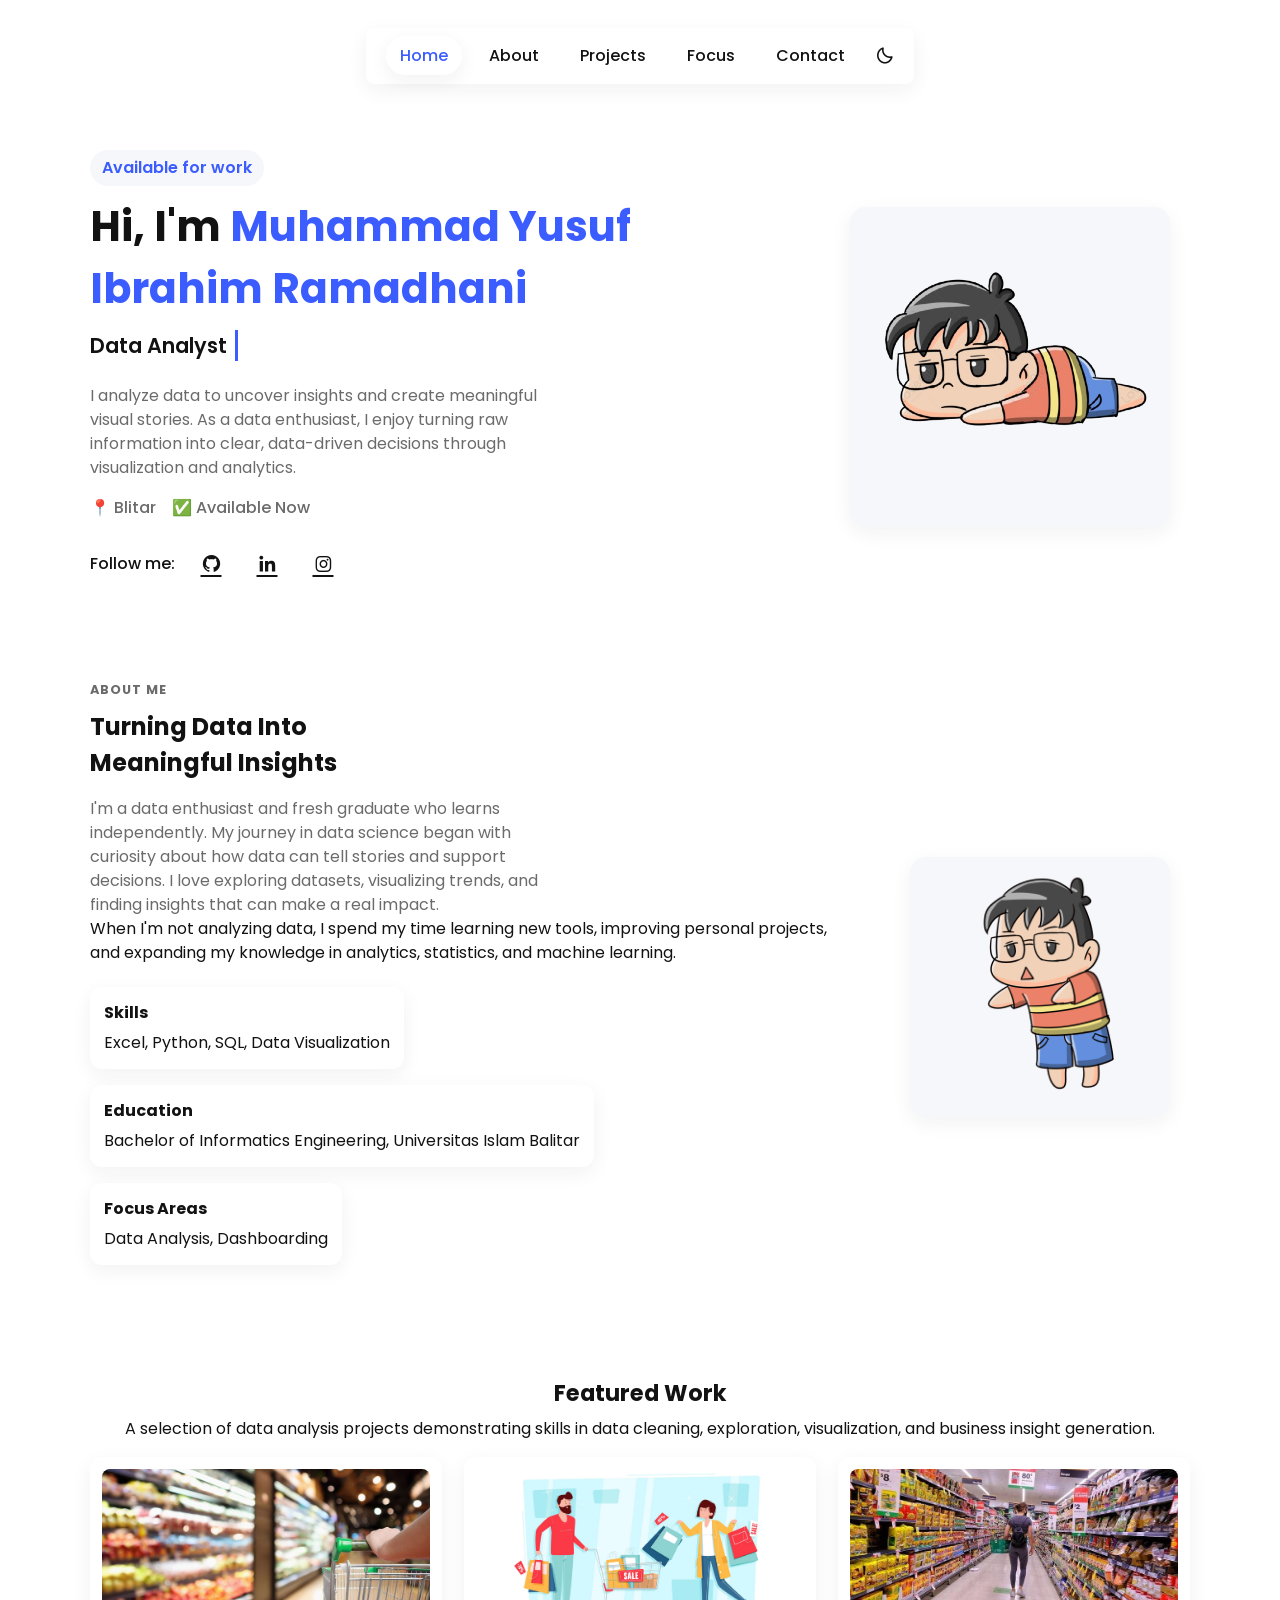
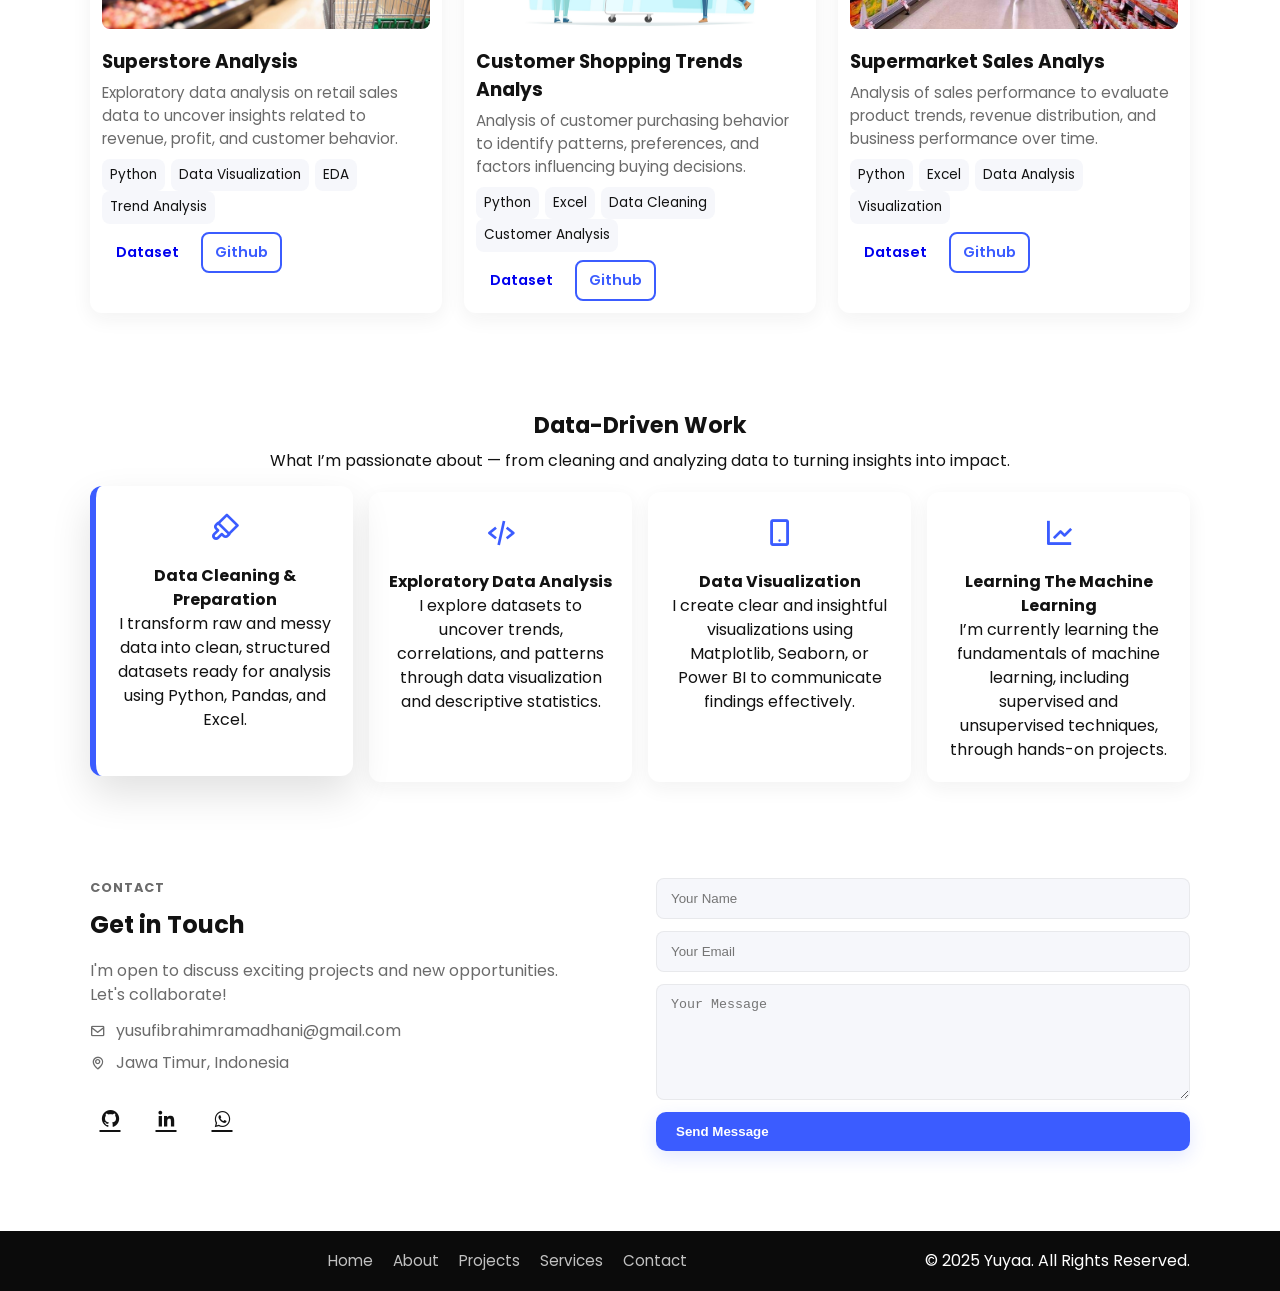
<file: index.html>
<!DOCTYPE html>
<html lang="en">
<head>
  <meta charset="utf-8" />
  <meta name="viewport" content="width=device-width,initial-scale=1" />
  <title>Yuyaa — Portfolio</title>

  <!-- Google tag (gtag.js) -->
  <script async src="https://www.googletagmanager.com/gtag/js?id=G-2QHDWP4FH5"></script>
  <script>
    window.dataLayer = window.dataLayer || [];
    function gtag(){dataLayer.push(arguments);}
    gtag('js', new Date());

    gtag('config', 'G-2QHDWP4FH5');
  </script>

  <link href="https://unpkg.com/boxicons@2.1.4/css/boxicons.min.css" rel="stylesheet" />
  <link rel="stylesheet" href="style.css" />
</head>
<body>
  <header class="navbar">
    <div class="container nav-inner">
      
      <nav>
        <ul class="nav-links" id="nav-links">
          <li><a href="#home" class="nav-link active">Home</a></li>
          <li><a href="#about" class="nav-link">About</a></li>
          <li><a href="#projects" class="nav-link">Projects</a></li>
          <li><a href="#focus" class="nav-link">Focus</a></li>
          <li><a href="#contact" class="nav-link">Contact</a></li>
        </ul>
      </nav>

      <div class="controls">
        <div class="theme-toggle" id="theme-toggle" aria-label="Toggle theme">
          <i class="bx bx-moon" id="moon-icon"></i>
          <i class="bx bx-sun" id="sun-icon"></i>
        </div>
      </div>
    </div>
  </header>

  <main>
    <!-- HOME -->
    <section id="home" class="home container">
      <div class="home-left">
        <span class="badge">Available for work</span>
        <h1>Hi, I'm <span class="accent">Muhammad Yusuf Ibrahim Ramadhani</span></h1>
        <h2 class="typing-text" aria-live="polite"></h2>

        <p class="lead">
          I analyze data to uncover insights and create meaningful visual stories.  
          As a data enthusiast, I enjoy turning raw information into clear, data-driven decisions 
          through visualization and analytics.
        </p>

        <div class="meta">
          <div>📍 Blitar</div>
          <div>✅ Available Now</div>
        </div>

        <!-- <div class="cta"> -->
          <!-- <a class="btn primary" href="#">Hire Me</a> -->
          <!-- <a class="btn outline" href="#" download="CV_muhammad_yusuf_ir.pdf">Download CV</a> -->
        <!-- </div> -->

        <div class="socials">
          <span>Follow me:</span>
          <a href="https://github.com/Yusuf-IR08/" aria-label="GitHub" target="_blank" rel="noopener noreferrer"><i class="bx bxl-github"></i></a>
          <a href="https://www.linkedin.com/in/muhammadyusufibrahimramadhani/" aria-label="LinkedIn" target="_blank" rel="noopener noreferrer"><i class="bx bxl-linkedin"></i></a>
          <a href="#" aria-label="Instagram" target="_blank" rel="noopener noreferrer"><i class="bx bxl-instagram"></i></a>
        </div>
      </div>

      <div class="home-right">
        <img src="./pict/mee.png" alt="profile" class="avatar" />
      </div>
    </section>

    <!-- ABOUT -->
    <section id="about" class="about container">
      <div class="section-header small">ABOUT ME</div>
      <div class="about-inner">
        <div class="about-left">
          <h2>Turning Data Into<br/>Meaningful Insights</h2>
          <p class="lead">
            I'm a data enthusiast and fresh graduate who learns independently. 
            My journey in data science began with curiosity about how data can tell stories and support decisions. 
            I love exploring datasets, visualizing trends, and finding insights that can make a real impact.
          </p>
          <p>
            When I'm not analyzing data, I spend my time learning new tools, improving personal projects, 
            and expanding my knowledge in analytics, statistics, and machine learning.
          </p>

          <div class="cards-row">
            <div class="mini-card">
              <h4>Skills</h4>
              <p>Excel, Python, SQL, Data Visualization</p>
            </div>
            <div class="mini-card">
              <h4>Education</h4>
              <p>Bachelor of Informatics Engineering, Universitas Islam Balitar</p>
            </div>
            <div class="mini-card">
              <h4>Focus Areas</h4>
              <p>Data Analysis, Dashboarding</p>
            </div>
          </div>
        </div>

        <div class="about-right">
          <img src="./pict/hey.png" alt="about-avatar" class="about-avatar" />
        </div>
      </div>
    </section>

    <!-- PROJECTS -->
    <section id="projects" class="projects container">
      <div class="section-header">Featured Work</div>
      <p class="subtle">A selection of data analysis projects demonstrating skills in data cleaning, exploration, visualization, and business insight generation.</p>

      <div class="projects-grid">
        <!-- Project 1 -->
        <article class="project-card">
          <img src="./pict/superstore-cover.jpg" alt="Supersore preview" />
          <h3>Superstore Analysis</h3>
          <p class="muted">Exploratory data analysis on retail sales data to uncover insights related to revenue, profit, and customer behavior.</p>
          <div class="project-tags">
            <span class="tag">Python</span><span class="tag">Data Visualization</span><span class="tag">EDA</span><span class="tag">Trend Analysis</span>
          </div>
          <div class="project-cta">
            <a class="btn small" href="https://www.kaggle.com/datasets/vivek468/superstore-dataset-final">Dataset</a>
            <a class="btn outline small" href="https://github.com/Yusuf-IR08/superstore-analys">Github</a>
          </div>
        </article>

        <!-- Project 2 -->
        <article class="project-card">
          <img src="./pict/customer-cover.png" alt="Portfolio preview" />
          <h3>Customer Shopping Trends Analys</h3>
          <p class="muted">Analysis of customer purchasing behavior to identify patterns, preferences, and factors influencing buying decisions.</p>
          <div class="project-tags">
            <span class="tag">Python</span><span class="tag">Excel</span><span class="tag">Data Cleaning</span><span class="tag">Customer Analysis</span>
          </div>
          <div class="project-cta">
            <a class="btn small" href="https://www.kaggle.com/datasets/iamsouravbanerjee/customer-shopping-trends-dataset">Dataset</a>
            <a class="btn outline small" href="https://github.com/Yusuf-IR08/customer-shopping-analys">Github</a>
          </div>
        </article>

        <!-- Project 3 -->
        <article class="project-card">
          <img src="./pict/supermarket-cover.jpg" alt="Weather app" />
          <h3>Supermarket Sales Analys</h3>
          <p class="muted">Analysis of sales performance to evaluate product trends, revenue distribution, and business performance over time.</p>
          <div class="project-tags">
            <span class="tag">Python</span><span class="tag">Excel</span><span class="tag">Data Analysis</span><span class="tag">Visualization</span>
          </div>
          <div class="project-cta">
            <a class="btn small" href="https://www.kaggle.com/datasets/faresashraf1001/supermarket-sales">Dataset</a>
            <a class="btn outline small" href="https://github.com/Yusuf-IR08/supermarket-sales-analys">Github</a>
          </div>
        </article>
      </div>
    </section>

    <!-- SERVICES -->
    <section id="focus" class="focus container">
      <div class="section-header">Data-Driven Work</div>
      <p class="subtle">What I’m passionate about — from cleaning and analyzing data to turning insights into impact.</p>

      <div class="focus-grid">
        <div class="focus-card active">
          <div class="iconwrap"><i class="bx bx-brush"></i></div>
          <h4>Data Cleaning & Preparation</h4>
          <p class="muted">I transform raw and messy data into clean, structured datasets ready for analysis using Python, Pandas, and Excel.</p>
        </div>

        <div class="focus-card">
          <div class="iconwrap"><i class="bx bx-code-alt"></i></div>
          <h4>Exploratory Data Analysis</h4>
          <p class="muted">I explore datasets to uncover trends, correlations, and patterns through data visualization and descriptive statistics.</p>
        </div>

        <div class="focus-card">
          <div class="iconwrap"><i class="bx bx-mobile-alt"></i></div>
          <h4>Data Visualization</h4>
          <p class="muted">I create clear and insightful visualizations using Matplotlib, Seaborn, or Power BI to communicate findings effectively.</p>
        </div>

        <div class="focus-card">
          <div class="iconwrap"><i class="bx bx-line-chart"></i></div>
          <h4>Learning The Machine Learning</h4>
          <p class="muted">I’m currently learning the fundamentals of machine learning, including supervised and unsupervised techniques, through hands-on projects.</p>
        </div>

      </div>
    </section>

    <!-- CONTACT -->
    <section id="contact" class="contact container">
      <div class="contact-inner">
        <div class="contact-left">
          <div class="section-header small">CONTACT</div>
          <h2>Get in Touch</h2>
          <p class="lead">I'm open to discuss exciting projects and new opportunities. Let's collaborate!</p>

          <ul class="contact-info">
            <li><i class="bx bx-envelope"></i> yusufibrahimramadhani@gmail.com</li>
            <!-- <li><i class="bx bx-phone"></i> +213 00 11 22 33 44</li> -->
            <li><i class="bx bx-map"></i> Jawa Timur, Indonesia</li>
          </ul>

          <div class="socials">
            <a href="https://github.com/Yusuf-IR08"><i class="bx bxl-github"></i></a>
            <a href="#"><i class="bx bxl-linkedin"></i></a>
            <a href="#"><i class="bx bxl-whatsapp"></i></a>
          </div>
        </div>

        <form class="contact-form" action="#" onsubmit="return false">
          <input type="text" placeholder="Your Name" required />
          <input type="email" placeholder="Your Email" required />
          <textarea placeholder="Your Message" rows="6" required></textarea>
          <button class="btn primary" type="submit">Send Message</button>
        </form>
      </div>
    </section>
  </main>

  <!-- FOOTER -->
  <footer class="footer">
    <div class="container footer-inner">
      <div class="footer-left"></div>
      <nav class="footer-nav">
        <a href="#home">Home</a>
        <a href="#about">About</a>
        <a href="#projects">Projects</a>
        <a href="#services">Services</a>
        <a href="#contact">Contact</a>
      </nav>
      <div class="copyright">© 2025 Yuyaa. All Rights Reserved.</div>
    </div>
  </footer>

  <script src="script.js" defer></script>
</body>
</html>
</file>
<file: style.css>
/* ---------- SETTINGS & RESET ---------- */
@import url("https://fonts.googleapis.com/css2?family=Poppins:wght@300;400;500;600;700&display=swap");

* { box-sizing: border-box; margin: 0; padding: 0; }
html,body { height: 100%; }
body {
  font-family: "Poppins", sans-serif;
  background: var(--bg);
  color: var(--text);
  transition: background 300ms ease, color 300ms ease;
  -webkit-font-smoothing: antialiased;
  -moz-osx-font-smoothing: grayscale;
  line-height: 1.5;
  padding-top: 86px; /* beri ruang di atas konten agar tidak tertutup navbar */
}

/* ---------- THEME VARIABLES ---------- */
:root{
  --bg: #ffffff;
  --card: #f6f7fb;
  --muted: #6b6b6b;
  --accent: #3b5cff;
  --text: #121212;
  --surface: #ffffff;
  --shadow: 0 6px 20px rgba(32,32,32,0.06);
}

body.dark{
  --bg: #0f1114;
  --card: #151719;
  --muted: #9aa3b2;
  --accent: #6891ff;
  --text: #e6eefc;
  --surface: #111213;
  --shadow: 0 8px 26px rgba(0,0,0,0.45);
}

/* ---------- LAYOUT ---------- */
.container { width: 90%; max-width: 1100px; margin: 0 auto; }

/* Navbar */
.navbar {
  position: fixed;
  top: 18px;
  left: 0;
  right: 0;
  z-index: 1000;
  display: flex;
  justify-content: center; /* pusatkan kotak nav */
  background: transparent; /* kotak putih ada di .nav-inner */
  padding: 0.6rem 0;
}
.nav-inner {
  display:flex;
  gap:1rem;
  align-items:center;
  justify-content:space-between;
  background: var(--bg);       /* kotak putih/gelap */
  padding: 1rem 20px;
  border-radius: 8px;
  box-shadow: var(--shadow);
  width: auto;
  max-width: calc(100% - 40px);
}
.footer-left { font-weight:700; font-size:1.05rem; color:var(--text); }

.nav-links { display:flex; gap:0.8rem; list-style:none; align-items:center; }
.nav-links a {
  text-decoration:none; color:var(--text); font-weight:500; padding:8px 14px; border-radius:28px;
}
.nav-links a.active, .nav-links a:hover {
  background: var(--surface); box-shadow: var(--shadow); color:var(--accent);
}

/* Theme toggle */
.theme-toggle{ display:flex; gap:0.5rem; align-items:center; cursor:pointer; color:var(--text); }
.theme-toggle i { font-size:1.2rem; }
#sun-icon { display:none; } /* initially hidden, shown when dark */

/* ---------- HOME ---------- */
.home{ display:flex; gap:2rem; align-items:center; padding:4rem 0; flex-wrap:wrap; }
.home-left{ flex:1 1 520px; min-width:280px; }
.home-right{ flex:0 0 360px; display:flex; justify-content:center; }

.badge{ display:inline-block; background:var(--card); padding:6px 12px; border-radius:18px; color:var(--accent); font-weight:600; }
h1{ font-size:2.6rem; margin:0.6rem 0; }
.accent{ color:var(--accent); }
.typing-text{
  font-size:1.3rem; font-weight:600; color:var(--text); display:inline-block;
  border-right:3px solid var(--accent); padding-right:8px; white-space:nowrap; overflow:hidden;
}
.lead{ color:var(--muted); margin-top:1rem; max-width:48ch; }
.meta{ margin-top:1rem; color:var(--muted); display:flex; gap:1rem; align-items:center; font-weight:500; }
.cta{ margin:1.5rem 0; display:flex; gap:0.8rem; flex-wrap:wrap; }
.btn{
  display:inline-flex; align-items:center; gap:8px; padding:10px 18px; border-radius:10px; text-decoration:none; font-weight:600;
  border:2px solid transparent; cursor:pointer;
  transition: transform 200ms ease, box-shadow 200ms ease;
}
.btn.primary{ background:var(--accent); color:white; box-shadow: 0 6px 18px rgba(59,92,255,0.14); }
.btn.outline{ background:transparent; color:var(--accent); border-color:var(--accent); }
.btn.small{ padding:8px 12px; font-size:0.9rem; border-radius:8px; }
.btn:hover{ transform:translateY(-4px); }

.socials {
display: flex;
align-items: center;
gap: 1rem;
margin-top: 1.5rem;
}

.socials span {
color: var(--secondary-color);
font-weight: 500;
}

.socials a {
    display: inline-flex;
    align-items: center;
    justify-content: center;
    width: 40px;
    height: 40px;
    border-radius: 50%;
    color: var(--accent-color);
    background: var(--card-bg);
    font-size: 1.3rem;
    transition: all 0.3s ease;
}

.socials a:hover {
  background: var(--accent-color);
  color: var(--bg-color); /* teks otomatis kontras dengan warna tema */
  transform: translateY(-5px) scale(1.1);
  box-shadow: 0 6px 12px rgba(0, 102, 255, 0.3);
}



/* avatar */
.avatar{ width:320px; border-radius:16px; padding:12px; background:var(--card); box-shadow:var(--shadow); }

/* ---------- ABOUT ---------- */
.about{ padding:2rem 0 4rem; }
.section-header.small{ font-size:0.8rem; color:var(--muted); margin-bottom:0.6rem; letter-spacing:1px; font-weight:700; }
.about-inner{ display:flex; gap:2rem; align-items:center; flex-wrap:wrap; }
.about-left{ flex:1 1 560px; }
.about-right{ flex:0 0 300px; display:flex; justify-content:center; }
.about-avatar{ width:260px; border-radius:16px; background:var(--card); padding:10px; box-shadow:var(--shadow); }

.cards-row{ margin-top:1.4rem; display:flex; gap:1rem; flex-wrap:wrap; }
.mini-card{ background:var(--surface); padding:14px; border-radius:12px; box-shadow:var(--shadow); min-width:160px; }
.mini-card h4{ margin-bottom:6px; }
.mini-card:hover{ transform:translateY(-6px); box-shadow: 0 16px 40px rgba(0,0,0,0.12); transition: transform 180ms ease, box-shadow 180ms ease; }

/* ---------- PROJECTS ---------- */
.projects{ 
    padding:3rem 0; 
    text-align:center;
    position: relative;
    z-index: 1;
}
.section-header{ font-size:1.4rem; font-weight:700; margin-bottom:0.4rem; }
.projects-grid{ margin-top:1rem; display:grid; grid-template-columns:repeat(3,1fr); gap:1.4rem; }
.project-card{ background:var(--surface); border-radius:12px; padding:12px; box-shadow:var(--shadow); text-align:left; transition:transform 220ms cubic-bezier(.2,.9,.2,1), box-shadow 220ms ease; }
.project-card img{ width:100%; border-radius:8px; object-fit:cover; height:160px; }
.project-card h3{ margin:12px 0 6px; }
.project-card .muted{ color:var(--muted); font-size:0.95rem; }
.project-tags{ margin:8px 0; }
.tag{ display:inline-block; padding:6px 8px; border-radius:8px; background:var(--card); margin-right:6px; font-size:0.85rem; }
.project-cta{ margin-top:8px; display:flex; gap:8px; }

.project-card:hover{
  transform:translateY(-10px) scale(1.01);
  box-shadow: 0 20px 50px rgba(0,0,0,0.12);
}

/* ---------- SERVICES ---------- */
.focus{ padding:3rem 0; text-align:center; }
.focus-grid{ display:grid; grid-template-columns:repeat(4,1fr); gap:1rem; margin-top:1.2rem; }
.focus-card{ background:var(--surface); padding:20px; border-radius:12px; box-shadow:var(--shadow); transition: transform 180ms ease, box-shadow 180ms ease; cursor:pointer; text-align:center; }
.focus-card:hover{ transform:translateY(-10px); box-shadow: 0 18px 40px rgba(0,0,0,0.15); }
.focus-card .iconwrap{ font-size:2rem; margin-bottom:10px; color:var(--accent); }

/* highlight first */
.focus-card.active{ transform:translateY(-6px); box-shadow: 0 18px 40px rgba(0,0,0,0.12); border-left:6px solid var(--accent); }

/* ---------- CONTACT ---------- */
.contact{ padding:3rem 0; }
.contact-inner{ display:flex; gap:2rem; align-items:flex-start; flex-wrap:wrap; }
.contact-left{ flex:1 1 420px; }
.contact-form{ flex:1 1 420px; display:flex; flex-direction:column; gap:12px; }
.contact-form input, .contact-form textarea{
  width:100%; padding:12px 14px; border-radius:8px; border:1px solid rgba(0,0,0,0.06); background:var(--card); color:var(--text);
}
.contact-info{ list-style:none; margin-top:12px; color:var(--muted); }
.contact-info li{ margin:8px 0; display:flex; gap:10px; align-items:center; }

/* ---------- FOOTER ---------- */
.footer{ background:#0b0b0b; color:white; padding:18px 0; margin-top:2rem; }
.footer .container{ display:flex; gap:1rem; align-items:center; justify-content:space-between; }
.footer-nav a{ color:rgba(255,255,255,0.75); margin:0 8px; text-decoration:none; font-size:0.95rem; }

/* ---------- RESPONSIVE ---------- */
@media (max-width: 1000px){
  .projects-grid{ grid-template-columns:repeat(2,1fr); }
  .focus-grid{ grid-template-columns:repeat(2,1fr); }
}
@media (max-width: 700px){
  .nav-links{ display:none; } /* keep simple mobile: hide menu (could add burger later) */
  .home-right{ order:-1; margin-bottom:1.2rem; }
  .projects-grid{ grid-template-columns:1fr; }
  .focus-grid{ grid-template-columns:1fr; }
  .footer .container{ flex-direction:column; gap:0.8rem; text-align:center; }
}
</file>
